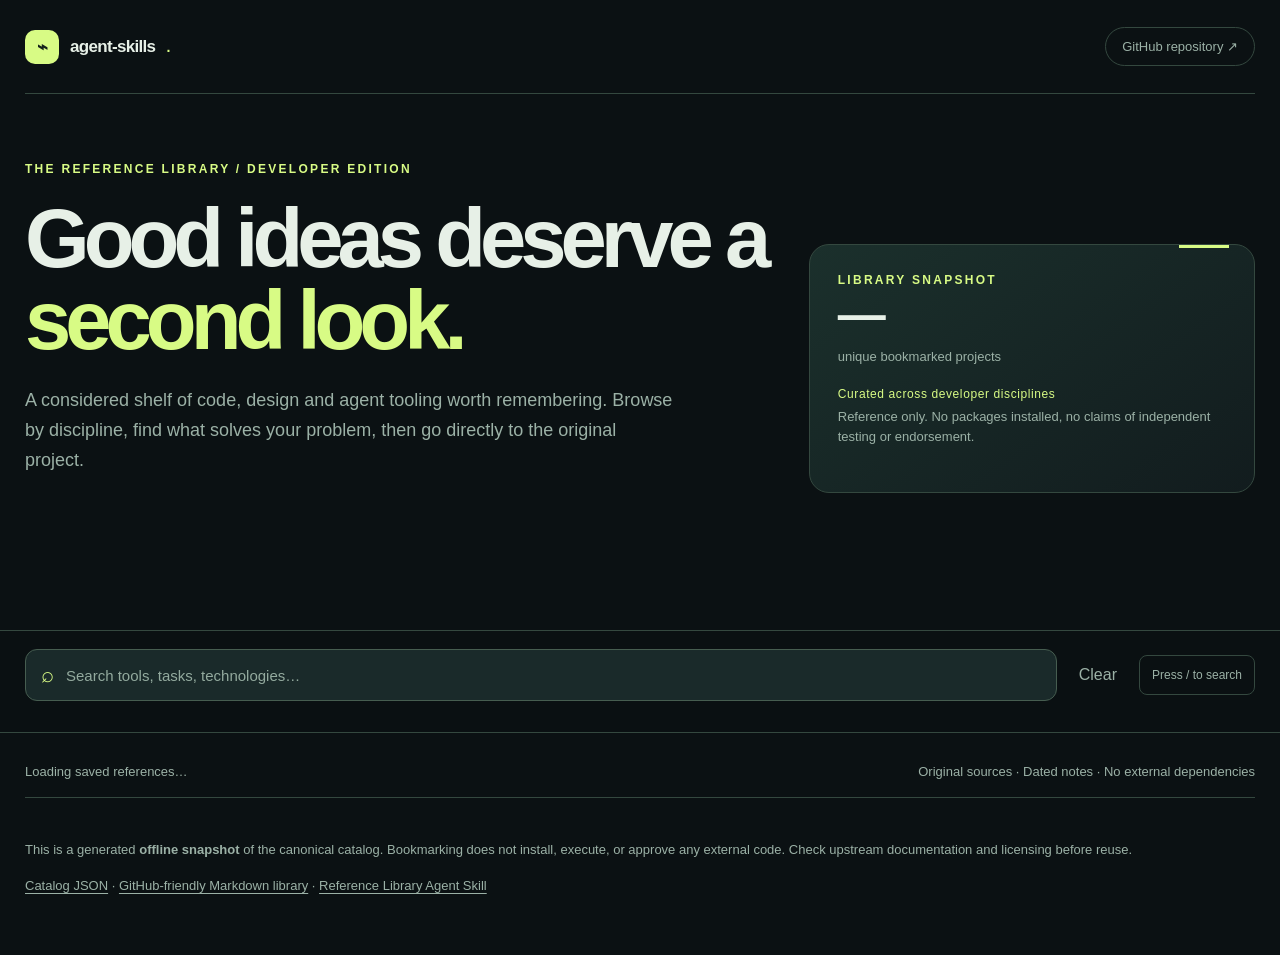
<file: assets/library-explorer-template.html>
<!doctype html>
<html lang="en">
<head>
  <meta charset="utf-8">
  <meta name="viewport" content="width=device-width, initial-scale=1">
  <meta name="color-scheme" content="dark">
  <meta http-equiv="Content-Security-Policy" content="default-src 'none'; script-src 'unsafe-inline'; style-src 'unsafe-inline'; img-src 'none'; connect-src 'none'; font-src 'none'; object-src 'none'; frame-src 'none'; form-action 'none'; base-uri 'none'">
  <title>Reference Library · agent-skills</title>
  <style>
    :root {
      font-family: -apple-system, BlinkMacSystemFont, "Segoe UI", Arial, sans-serif;
      color: #e7f0e7; background: #0b1113; color-scheme: dark;
      --ink: #e7f0e7; --muted: #9bb1a6; --line: #34483f;
      --accent: #d8fb85; --surface: #132023; --card: #172527;
    }
    * { box-sizing: border-box }
    html { scroll-behavior: smooth }
    body { margin: 0; min-width: 300px; }
    a { color: inherit; text-decoration: none }
    a:hover { color: var(--accent) }
    button, input { font: inherit }
    button:focus-visible, a:focus-visible, input:focus-visible {
      outline: 3px solid var(--accent); outline-offset: 3px;
    }
    .shell { width: min(1230px, calc(100% - 48px)); margin: 0 auto }
    header { display: flex; align-items: center; justify-content: space-between;
      gap: 20px; padding: 27px 0; border-bottom: 1px solid var(--line) }
    .brand { display: inline-flex; align-items: center; gap: 11px;
      font-weight: 750; font-size: 17px; letter-spacing: -.04em; }
    .brand-mark { display: grid; place-items: center; width: 34px; height: 34px;
      background: var(--accent); color: #14211a; border-radius: 10px; font-size: 18px; }
    .brand small { color: var(--accent) }
    .header-link { font-size: 13px; color: var(--muted); border: 1px solid var(--line);
      padding: 11px 16px; border-radius: 999px }
    main { padding-bottom: 95px }
    .hero { padding: 68px 0 42px; display: grid; grid-template-columns: 1.25fr .75fr;
      gap: 40px; align-items: end }
    .eyebrow { color: var(--accent); font-size: 12px; font-weight: 750;
      letter-spacing: .19em; text-transform: uppercase; }
    h1 { font-size: clamp(44px, 6.5vw, 86px); line-height: .99; margin: 22px 0;
      letter-spacing: -.072em; max-width: 850px; }
    h1 em { color: var(--accent); font-style: normal }
    .lead { color: var(--muted); max-width: 650px; font-size: 18px; line-height: 1.68 }
    .hero-side { padding: 28px; border: 1px solid var(--line); border-radius: 20px;
      background: linear-gradient(145deg, #1b302c, #121c1e); position: relative; }
    .hero-side::before { content: ""; position: absolute; top: 0; right: 25px;
      width: 50px; height: 3px; background: var(--accent); }
    .hero-side strong { font-size: 48px; letter-spacing: -.07em; display: block; }
    .hero-side p { color: var(--muted); line-height: 1.55; font-size: 13px;
      margin: 5px 0 17px; }
    .hero-side .fine { color: var(--accent); font-size: 12px; letter-spacing: .05em }
    .toolbar { position: sticky; top: 0; z-index: 5; background: rgba(11,17,19,.98);
      border-top: 1px solid var(--line); border-bottom: 1px solid var(--line);
      padding: 18px 0 14px; }
    .toolbar-inner { display: flex; flex-direction: column; gap: 17px; }
    .search-row { display: flex; align-items: center; gap: 12px }
    .search-wrap { display: flex; align-items: center; gap: 12px; flex: 1;
      min-width: 0; background: #1a2a2a; border: 1px solid #465d50;
      border-radius: 12px; padding: 0 15px; }
    .search-wrap:focus-within { border-color: var(--accent); }
    .search-icon { font-size: 22px; color: var(--accent) }
    #search { background: transparent; border: none; color: var(--ink); outline: none;
      width: 100%; min-height: 50px; padding: 8px 0; font-size: 15px; }
    #search::placeholder { color: #93aa9e; opacity: 1 }
    #clear { background: transparent; color: var(--muted); border: none;
      cursor: pointer; padding: 10px; }
    #clear:hover { color: var(--accent) }
    .shortcut { color: var(--muted); border: 1px solid var(--line); border-radius: 8px;
      font-size: 12px; padding: 12px; white-space: nowrap; }
    .filters { display: flex; flex-wrap: wrap; gap: 8px; }
    .filter { cursor: pointer; border-radius: 999px; color: #b2c3b7;
      background: transparent; padding: 10px 15px; font-size: 12px;
      font-weight: 650; border: 1px solid #3b5148; }
    .filter:hover { background: #1c3128; color: white }
    .filter[aria-pressed="true"] { background: var(--accent); border-color: var(--accent);
      color: #142116 }
    .filter .count { opacity: .7; font-variant-numeric: tabular-nums; margin-left: 5px }
    .status-line { display: flex; justify-content: space-between; align-items: center;
      gap: 18px; margin: 31px 0 18px; color: var(--muted); font-size: 13px; }
    .status-line b { color: var(--ink) }
    .status-line span:last-child { text-align: right }
    .cards { display: grid; grid-template-columns: repeat(3, minmax(0, 1fr)); gap: 15px }
    .card { background: var(--card); border: 1px solid var(--line); border-radius: 16px;
      padding: 23px; display: flex; flex-direction: column; min-height: 310px;
      transition: transform .22s ease, border-color .22s ease; }
    .card:hover { transform: translateY(-3px); border-color: #8fab75 }
    .card-top { display: flex; justify-content: space-between; gap: 12px; }
    .number { color: var(--accent); font-size: 12px; font-family: ui-monospace, monospace;
      letter-spacing: .12em }
    .type { color: var(--muted); font-size: 11px; }
    .card h2 { font-size: 23px; letter-spacing: -.035em; margin: 22px 0 10px }
    .summary { margin: 0; color: #b7c8bf; font-size: 14px; line-height: 1.65; flex: 1 }
    .tags { display: flex; flex-wrap: wrap; gap: 6px; margin-top: 18px }
    .tag { font-size: 10px; border: 1px solid #405447; border-radius: 6px;
      color: #b8cbb7; padding: 5px 7px }
    .meta { margin-top: 18px; padding-top: 14px; border-top: 1px solid var(--line);
      display: flex; justify-content: space-between; gap: 10px;
      font-size: 11px; color: var(--muted) }
    .meta .verified { color: #c4f59f }
    .external { margin-top: 18px; font-size: 12px; font-weight: 750; color: var(--accent) }
    .external::after { content: " ↗" }
    .empty { text-align: center; border: 1px dashed #4b6657; border-radius: 17px;
      padding: 60px 24px; margin: 26px 0 }
    .empty h2 { margin-top: 0 }
    .empty p { color: var(--muted); line-height: 1.6 }
    .empty[hidden], .card[hidden], .filter[hidden] { display: none }
    footer { color: var(--muted); padding: 28px 0 45px; border-top: 1px solid var(--line);
      font-size: 13px; line-height: 1.7 }
    footer a { text-decoration: underline; text-underline-offset: 3px }
    @media (max-width: 900px) {
      .hero { grid-template-columns: 1fr; padding-top: 44px }
      .hero-side { max-width: 460px }
      .cards { grid-template-columns: repeat(2,minmax(0,1fr)) }
      .shortcut { display: none }
    }
    @media (max-width: 580px) {
      .shell { width: min(100% - 28px, 1230px) }
      .cards { grid-template-columns: 1fr }
      .hero { padding-top: 42px }
      h1 { font-size: clamp(45px, 10vw, 66px) }
      .status-line { flex-direction: column; align-items: flex-start; }
      .card { min-height: 250px }
      .filter { padding: 9px 12px }
    }
    @media (prefers-reduced-motion: reduce) {
      *, *::before, *::after { scroll-behavior: auto !important;
        transition-duration: .01ms !important; animation: none !important }
    }
  </style>
</head>
<body>
<div class="shell">
  <header>
    <a class="brand" href="../README.md" aria-label="Agent Skills repository README"><span class="brand-mark">⌁</span> agent-skills<small>.</small></a>
    <a class="header-link" href="https://github.com/BarganConstantin/agent-skills" target="_blank" rel="noopener noreferrer">GitHub repository ↗</a>
  </header>
  <main>
    <section class="hero" aria-labelledby="hero-title">
      <div>
        <div class="eyebrow">The reference library / Developer edition</div>
        <h1 id="hero-title">Good ideas deserve a <em>second look.</em></h1>
        <p class="lead">A considered shelf of code, design and agent tooling worth remembering. Browse by discipline, find what solves your problem, then go directly to the original project.</p>
      </div>
      <div class="hero-side">
        <div class="eyebrow">Library snapshot</div>
        <strong id="total">—</strong><p>unique bookmarked projects</p>
        <span class="fine" id="topic-count">Curated across developer disciplines</span>
        <p>Reference only. No packages installed, no claims of independent testing or endorsement.</p>
      </div>
    </section>
  </main>
</div>
<div class="toolbar">
  <div class="shell toolbar-inner">
    <div class="search-row">
      <label for="search" class="search-wrap"><span class="search-icon" aria-hidden="true">⌕</span><input id="search" type="search" autocomplete="off" placeholder="Search tools, tasks, technologies…" aria-label="Search references"><span aria-hidden="true"></span></label>
      <button id="clear" type="button" aria-label="Clear search">Clear</button>
      <span class="shortcut" aria-hidden="true">Press / to search</span>
    </div>
    <nav class="filters" aria-label="Filter reference category" id="filters"></nav>
  </div>
</div>
<div class="shell">
  <div class="status-line">
    <span id="status" role="status" aria-live="polite">Loading saved references…</span>
    <span>Original sources · Dated notes · No external dependencies</span>
  </div>
  <section id="cards" class="cards" aria-label="Matching developer projects"></section>
  <div class="empty" id="empty" hidden><h2>No matching sources.</h2><p>Try another term or select All areas.<br>We won't invent a recommendation that wasn't saved.</p></div>
  <footer>
    <p>This is a generated <strong>offline snapshot</strong> of the canonical catalog. Bookmarking does not install, execute, or approve any external code. Check upstream documentation and licensing before reuse.</p>
    <p><a href="../skills/reference-library/references/catalog.json">Catalog JSON</a> · <a href="library.md">GitHub-friendly Markdown library</a> · <a href="../skills/reference-library/SKILL.md">Reference Library Agent Skill</a></p>
  </footer>
</div>
<!-- CATALOG_DATA -->
<script>
(function () {
  "use strict";
  const payloadNode = document.getElementById("library-data");
  const data = JSON.parse(payloadNode.textContent);
  payloadNode.remove();
  const entries = data.entries.slice();
  const categories = data.categories.filter(x => x.id !== "inbox");
  const input = document.getElementById("search");
  const container = document.getElementById("cards");
  const status = document.getElementById("status");
  const filters = document.getElementById("filters");
  const empty = document.getElementById("empty");
  const clear = document.getElementById("clear");
  let category = "all";

  function normalize(value) {
    return String(value || "").normalize("NFKD").replace(/[\u0300-\u036f]/g, "").toLowerCase();
  }
  function node(type, className, text) {
    const element = document.createElement(type);
    if (className) element.className = className;
    if (text != null) element.textContent = text;
    return element;
  }
  function externalLink(label, href, className) {
    const el = node("a", className, label);
    el.href = href;
    el.target = "_blank";
    el.rel = "noopener noreferrer";
    return el;
  }
  function createFilter(id, name, total) {
    const button = node("button", "filter", name + " ");
    button.type = "button";
    button.setAttribute("aria-pressed", id === category ? "true" : "false");
    const count = node("span", "count", String(total));
    count.setAttribute("aria-hidden", "true");
    button.append(count);
    button.addEventListener("click", function () {
      category = id;
      for (const candidate of filters.querySelectorAll("button")) {
        candidate.setAttribute("aria-pressed", candidate === button ? "true" : "false");
      }
      update();
    });
    return button;
  }
  filters.append(createFilter("all", "All areas", entries.length));
  for (const group of categories) {
    filters.append(createFilter(group.id, group.name,
      entries.filter(entry => entry.categories.includes(group.id)).length));
  }
  if (entries.some(entry => entry.categories.includes("inbox"))) {
    filters.append(createFilter("inbox", "Inbox / unreviewed",
      entries.filter(entry => entry.categories.includes("inbox")).length));
  }

  function makeCard(entry, position) {
    const article = node("article", "card");
    const head = node("div", "card-top");
    head.append(node("span", "number", String(position).padStart(2, "0") + " / SOURCE"));
    head.append(node("span", "type", entry.type.replace(/-/g, " ")));
    article.append(head);
    article.append(node("h2", null, entry.name));
    article.append(node("p", "summary", entry.summary));
    const labels = node("div", "tags");
    for (const id of entry.categories) {
      const group = data.categories.find(x => x.id === id);
      if (group) labels.append(node("span", "tag", group.name));
    }
    article.append(labels);
    const meta = node("div", "meta");
    meta.append(node("span", null, entry.license + " license"));
    meta.append(node("span", entry.status === "reference-only" ? "verified" : "",
      entry.status === "reference-only" ? "Reviewed " + entry.reviewed_at : "Needs review"));
    article.append(meta);
    article.append(externalLink("View original repository", entry.url, "external"));
    return article;
  }
  function update() {
    const query = normalize(input.value.trim());
    const terms = query.split(/\s+/).filter(Boolean);
    const matches = entries.filter(entry => {
      if (category !== "all" && !entry.categories.includes(category)) return false;
      const content = normalize([entry.name, entry.owner, entry.type, entry.summary,
        entry.use_when, entry.tags.join(" "), entry.look_for.join(" "),
        entry.categories.join(" ")].join(" "));
      return terms.every(term => content.includes(term));
    });
    container.replaceChildren();
    matches.forEach((entry, index) => container.append(makeCard(entry, index + 1)));
    empty.hidden = matches.length !== 0;
    status.textContent = matches.length + " of " + entries.length + " saved sources" +
      (category === "all" ? "" : " · " +
       (data.categories.find(group => group.id === category) || {}).name) +
      (query ? " · matching \"" + input.value.trim() + "\"" : "");
  }
  document.getElementById("total").textContent = String(entries.length).padStart(2, "0");
  document.getElementById("topic-count").textContent =
    categories.length + " curated developer categories";
  input.addEventListener("input", update);
  clear.addEventListener("click", function () { input.value = ""; update(); input.focus(); });
  document.addEventListener("keydown", function (event) {
    if (event.key === "/" && !event.ctrlKey && !event.metaKey && !event.altKey &&
        !["INPUT", "TEXTAREA"].includes(document.activeElement.tagName)) {
      event.preventDefault();
      input.focus();
    }
  });
  update();
}());
</script>
</body>
</html>
</file>
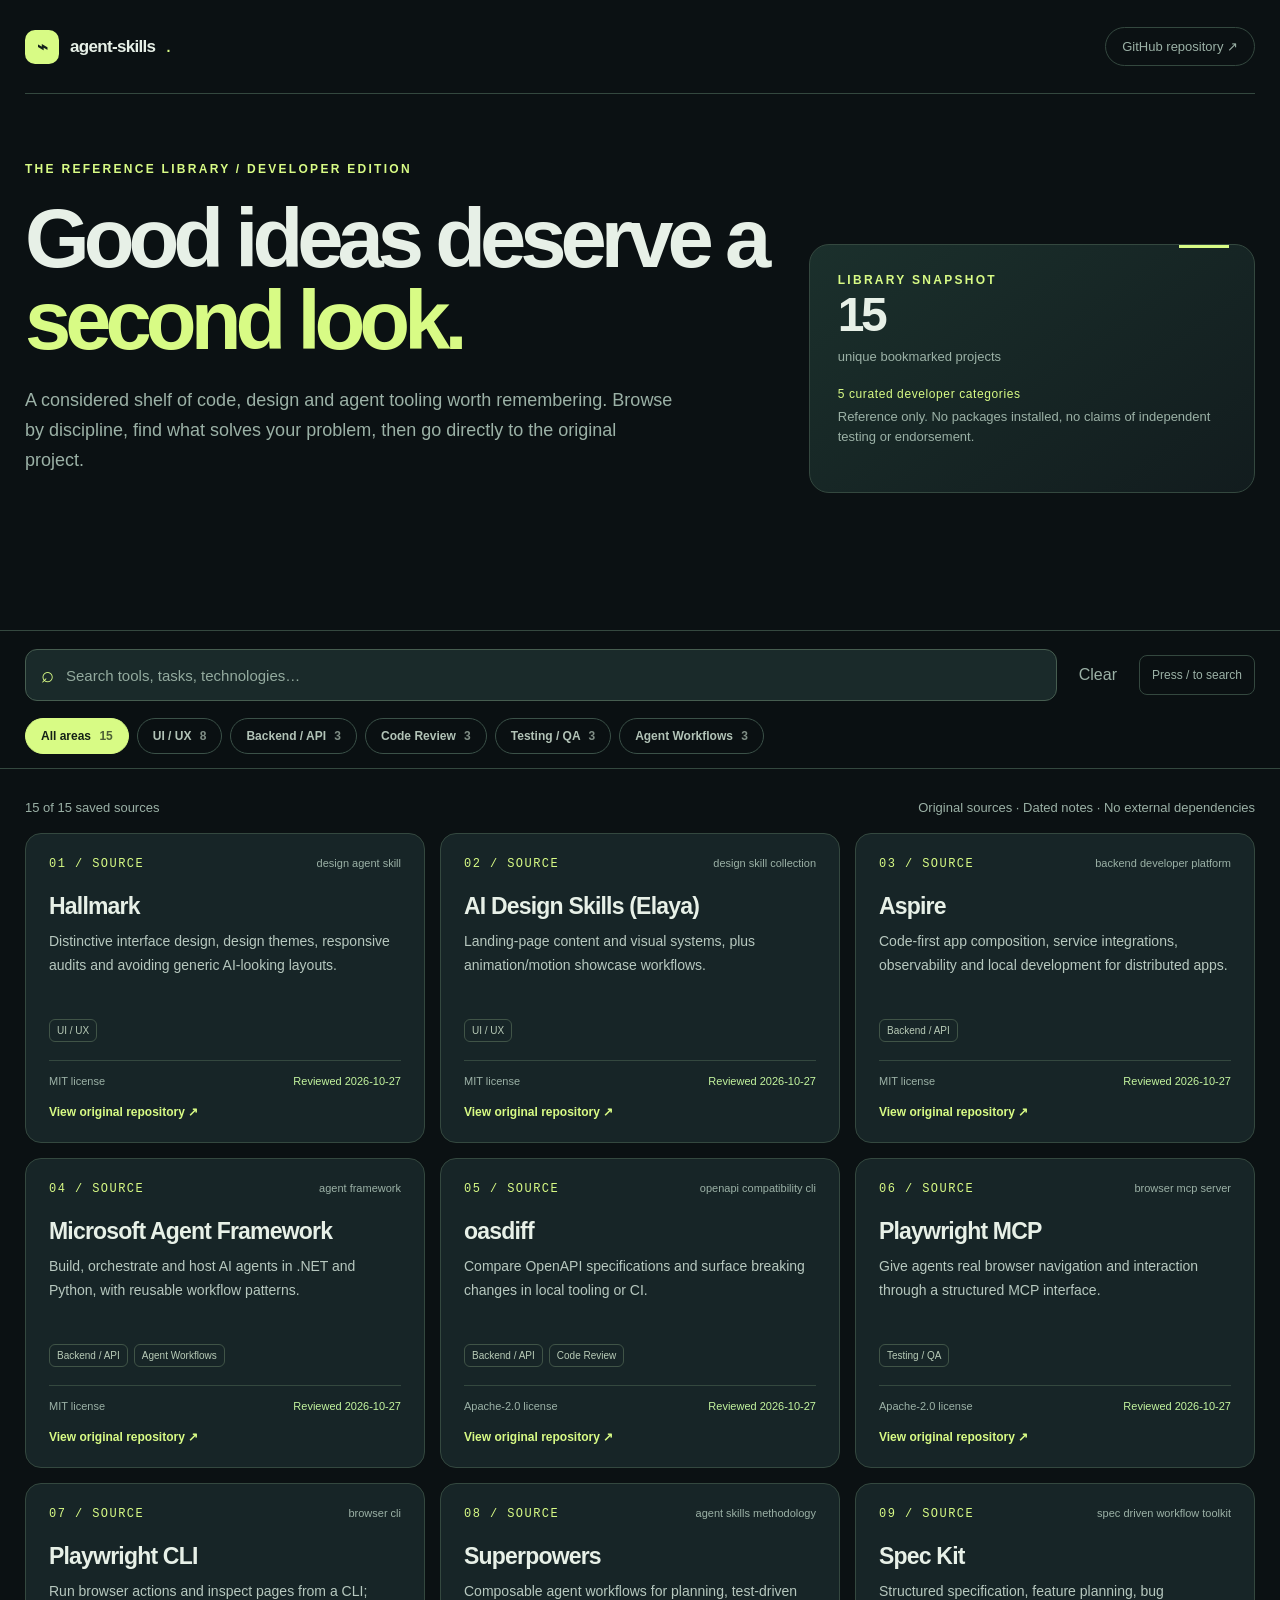
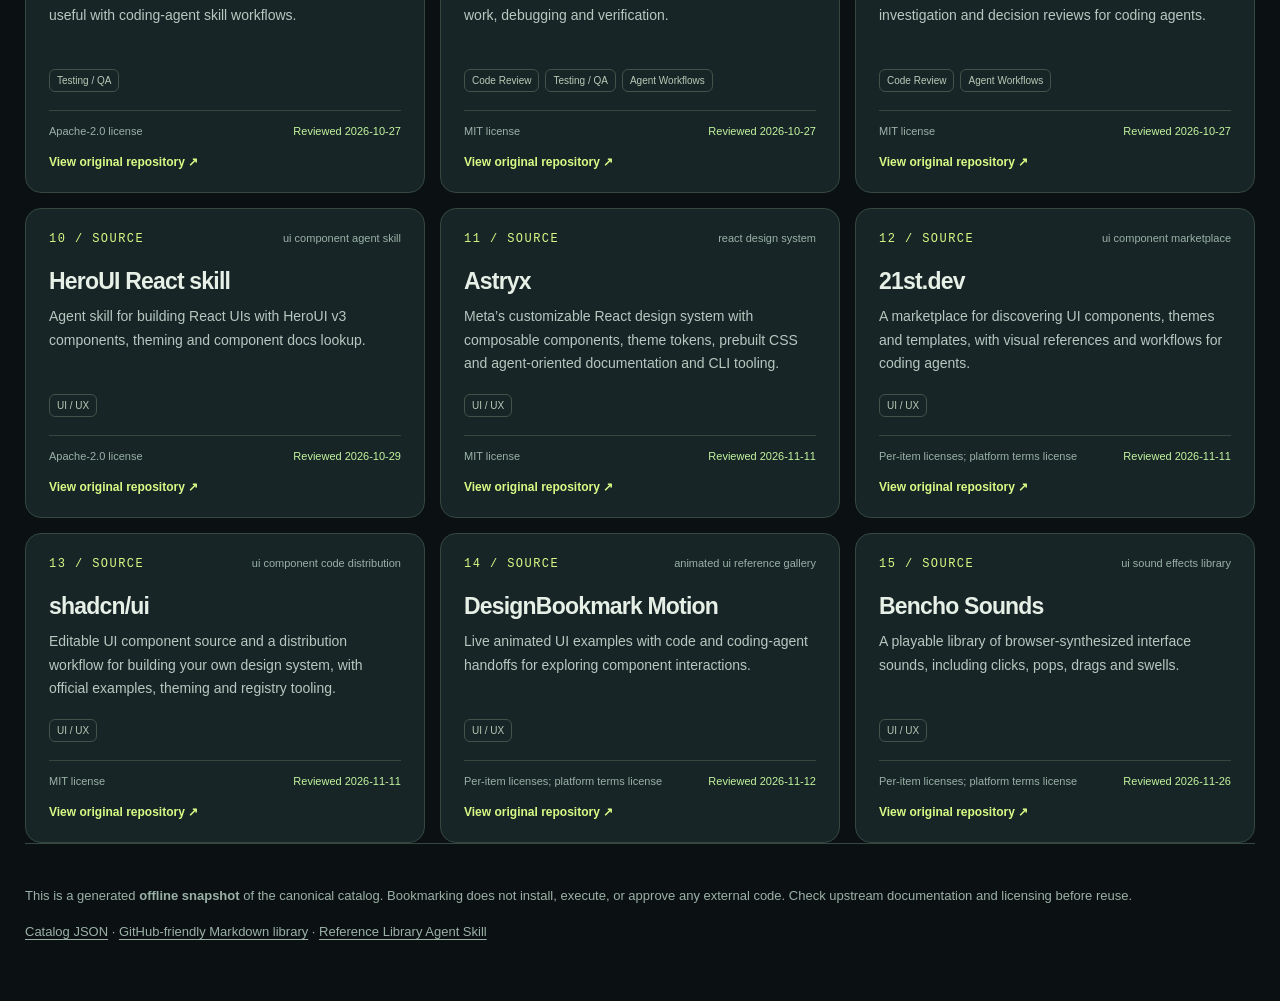
<file: docs/library-explorer.html>
<!doctype html>
<html lang="en">
<head>
  <meta charset="utf-8">
  <meta name="viewport" content="width=device-width, initial-scale=1">
  <meta name="color-scheme" content="dark">
  <meta http-equiv="Content-Security-Policy" content="default-src 'none'; script-src 'unsafe-inline'; style-src 'unsafe-inline'; img-src 'none'; connect-src 'none'; font-src 'none'; object-src 'none'; frame-src 'none'; form-action 'none'; base-uri 'none'">
  <title>Reference Library · agent-skills</title>
  <style>
    :root {
      font-family: -apple-system, BlinkMacSystemFont, "Segoe UI", Arial, sans-serif;
      color: #e7f0e7; background: #0b1113; color-scheme: dark;
      --ink: #e7f0e7; --muted: #9bb1a6; --line: #34483f;
      --accent: #d8fb85; --surface: #132023; --card: #172527;
    }
    * { box-sizing: border-box }
    html { scroll-behavior: smooth }
    body { margin: 0; min-width: 300px; }
    a { color: inherit; text-decoration: none }
    a:hover { color: var(--accent) }
    button, input { font: inherit }
    button:focus-visible, a:focus-visible, input:focus-visible {
      outline: 3px solid var(--accent); outline-offset: 3px;
    }
    .shell { width: min(1230px, calc(100% - 48px)); margin: 0 auto }
    header { display: flex; align-items: center; justify-content: space-between;
      gap: 20px; padding: 27px 0; border-bottom: 1px solid var(--line) }
    .brand { display: inline-flex; align-items: center; gap: 11px;
      font-weight: 750; font-size: 17px; letter-spacing: -.04em; }
    .brand-mark { display: grid; place-items: center; width: 34px; height: 34px;
      background: var(--accent); color: #14211a; border-radius: 10px; font-size: 18px; }
    .brand small { color: var(--accent) }
    .header-link { font-size: 13px; color: var(--muted); border: 1px solid var(--line);
      padding: 11px 16px; border-radius: 999px }
    main { padding-bottom: 95px }
    .hero { padding: 68px 0 42px; display: grid; grid-template-columns: 1.25fr .75fr;
      gap: 40px; align-items: end }
    .eyebrow { color: var(--accent); font-size: 12px; font-weight: 750;
      letter-spacing: .19em; text-transform: uppercase; }
    h1 { font-size: clamp(44px, 6.5vw, 86px); line-height: .99; margin: 22px 0;
      letter-spacing: -.072em; max-width: 850px; }
    h1 em { color: var(--accent); font-style: normal }
    .lead { color: var(--muted); max-width: 650px; font-size: 18px; line-height: 1.68 }
    .hero-side { padding: 28px; border: 1px solid var(--line); border-radius: 20px;
      background: linear-gradient(145deg, #1b302c, #121c1e); position: relative; }
    .hero-side::before { content: ""; position: absolute; top: 0; right: 25px;
      width: 50px; height: 3px; background: var(--accent); }
    .hero-side strong { font-size: 48px; letter-spacing: -.07em; display: block; }
    .hero-side p { color: var(--muted); line-height: 1.55; font-size: 13px;
      margin: 5px 0 17px; }
    .hero-side .fine { color: var(--accent); font-size: 12px; letter-spacing: .05em }
    .toolbar { position: sticky; top: 0; z-index: 5; background: rgba(11,17,19,.98);
      border-top: 1px solid var(--line); border-bottom: 1px solid var(--line);
      padding: 18px 0 14px; }
    .toolbar-inner { display: flex; flex-direction: column; gap: 17px; }
    .search-row { display: flex; align-items: center; gap: 12px }
    .search-wrap { display: flex; align-items: center; gap: 12px; flex: 1;
      min-width: 0; background: #1a2a2a; border: 1px solid #465d50;
      border-radius: 12px; padding: 0 15px; }
    .search-wrap:focus-within { border-color: var(--accent); }
    .search-icon { font-size: 22px; color: var(--accent) }
    #search { background: transparent; border: none; color: var(--ink); outline: none;
      width: 100%; min-height: 50px; padding: 8px 0; font-size: 15px; }
    #search::placeholder { color: #93aa9e; opacity: 1 }
    #clear { background: transparent; color: var(--muted); border: none;
      cursor: pointer; padding: 10px; }
    #clear:hover { color: var(--accent) }
    .shortcut { color: var(--muted); border: 1px solid var(--line); border-radius: 8px;
      font-size: 12px; padding: 12px; white-space: nowrap; }
    .filters { display: flex; flex-wrap: wrap; gap: 8px; }
    .filter { cursor: pointer; border-radius: 999px; color: #b2c3b7;
      background: transparent; padding: 10px 15px; font-size: 12px;
      font-weight: 650; border: 1px solid #3b5148; }
    .filter:hover { background: #1c3128; color: white }
    .filter[aria-pressed="true"] { background: var(--accent); border-color: var(--accent);
      color: #142116 }
    .filter .count { opacity: .7; font-variant-numeric: tabular-nums; margin-left: 5px }
    .status-line { display: flex; justify-content: space-between; align-items: center;
      gap: 18px; margin: 31px 0 18px; color: var(--muted); font-size: 13px; }
    .status-line b { color: var(--ink) }
    .status-line span:last-child { text-align: right }
    .cards { display: grid; grid-template-columns: repeat(3, minmax(0, 1fr)); gap: 15px }
    .card { background: var(--card); border: 1px solid var(--line); border-radius: 16px;
      padding: 23px; display: flex; flex-direction: column; min-height: 310px;
      transition: transform .22s ease, border-color .22s ease; }
    .card:hover { transform: translateY(-3px); border-color: #8fab75 }
    .card-top { display: flex; justify-content: space-between; gap: 12px; }
    .number { color: var(--accent); font-size: 12px; font-family: ui-monospace, monospace;
      letter-spacing: .12em }
    .type { color: var(--muted); font-size: 11px; }
    .card h2 { font-size: 23px; letter-spacing: -.035em; margin: 22px 0 10px }
    .summary { margin: 0; color: #b7c8bf; font-size: 14px; line-height: 1.65; flex: 1 }
    .tags { display: flex; flex-wrap: wrap; gap: 6px; margin-top: 18px }
    .tag { font-size: 10px; border: 1px solid #405447; border-radius: 6px;
      color: #b8cbb7; padding: 5px 7px }
    .meta { margin-top: 18px; padding-top: 14px; border-top: 1px solid var(--line);
      display: flex; justify-content: space-between; gap: 10px;
      font-size: 11px; color: var(--muted) }
    .meta .verified { color: #c4f59f }
    .external { margin-top: 18px; font-size: 12px; font-weight: 750; color: var(--accent) }
    .external::after { content: " ↗" }
    .empty { text-align: center; border: 1px dashed #4b6657; border-radius: 17px;
      padding: 60px 24px; margin: 26px 0 }
    .empty h2 { margin-top: 0 }
    .empty p { color: var(--muted); line-height: 1.6 }
    .empty[hidden], .card[hidden], .filter[hidden] { display: none }
    footer { color: var(--muted); padding: 28px 0 45px; border-top: 1px solid var(--line);
      font-size: 13px; line-height: 1.7 }
    footer a { text-decoration: underline; text-underline-offset: 3px }
    @media (max-width: 900px) {
      .hero { grid-template-columns: 1fr; padding-top: 44px }
      .hero-side { max-width: 460px }
      .cards { grid-template-columns: repeat(2,minmax(0,1fr)) }
      .shortcut { display: none }
    }
    @media (max-width: 580px) {
      .shell { width: min(100% - 28px, 1230px) }
      .cards { grid-template-columns: 1fr }
      .hero { padding-top: 42px }
      h1 { font-size: clamp(45px, 10vw, 66px) }
      .status-line { flex-direction: column; align-items: flex-start; }
      .card { min-height: 250px }
      .filter { padding: 9px 12px }
    }
    @media (prefers-reduced-motion: reduce) {
      *, *::before, *::after { scroll-behavior: auto !important;
        transition-duration: .01ms !important; animation: none !important }
    }
  </style>
</head>
<body>
<div class="shell">
  <header>
    <a class="brand" href="../README.md" aria-label="Agent Skills repository README"><span class="brand-mark">⌁</span> agent-skills<small>.</small></a>
    <a class="header-link" href="https://github.com/BarganConstantin/agent-skills" target="_blank" rel="noopener noreferrer">GitHub repository ↗</a>
  </header>
  <main>
    <section class="hero" aria-labelledby="hero-title">
      <div>
        <div class="eyebrow">The reference library / Developer edition</div>
        <h1 id="hero-title">Good ideas deserve a <em>second look.</em></h1>
        <p class="lead">A considered shelf of code, design and agent tooling worth remembering. Browse by discipline, find what solves your problem, then go directly to the original project.</p>
      </div>
      <div class="hero-side">
        <div class="eyebrow">Library snapshot</div>
        <strong id="total">—</strong><p>unique bookmarked projects</p>
        <span class="fine" id="topic-count">Curated across developer disciplines</span>
        <p>Reference only. No packages installed, no claims of independent testing or endorsement.</p>
      </div>
    </section>
  </main>
</div>
<div class="toolbar">
  <div class="shell toolbar-inner">
    <div class="search-row">
      <label for="search" class="search-wrap"><span class="search-icon" aria-hidden="true">⌕</span><input id="search" type="search" autocomplete="off" placeholder="Search tools, tasks, technologies…" aria-label="Search references"><span aria-hidden="true"></span></label>
      <button id="clear" type="button" aria-label="Clear search">Clear</button>
      <span class="shortcut" aria-hidden="true">Press / to search</span>
    </div>
    <nav class="filters" aria-label="Filter reference category" id="filters"></nav>
  </div>
</div>
<div class="shell">
  <div class="status-line">
    <span id="status" role="status" aria-live="polite">Loading saved references…</span>
    <span>Original sources · Dated notes · No external dependencies</span>
  </div>
  <section id="cards" class="cards" aria-label="Matching developer projects"></section>
  <div class="empty" id="empty" hidden><h2>No matching sources.</h2><p>Try another term or select All areas.<br>We won't invent a recommendation that wasn't saved.</p></div>
  <footer>
    <p>This is a generated <strong>offline snapshot</strong> of the canonical catalog. Bookmarking does not install, execute, or approve any external code. Check upstream documentation and licensing before reuse.</p>
    <p><a href="../skills/reference-library/references/catalog.json">Catalog JSON</a> · <a href="library.md">GitHub-friendly Markdown library</a> · <a href="../skills/reference-library/SKILL.md">Reference Library Agent Skill</a></p>
  </footer>
</div>
<script id="library-data" type="application/json">{"schema_version":1,"description":"Curated external project references, not vendored code or installed dependencies. Inspect upstream afresh before using.","entries":[{"id":"hallmark","name":"Hallmark","url":"https://github.com/Nutlope/hallmark","owner":"Nutlope","type":"design-agent-skill","license":"MIT","license_source":"https://github.com/Nutlope/hallmark/blob/main/LICENSE","reviewed_at":"2026-10-27","status":"reference-only","tags":["design","ui","ux","frontend","landing-page","website","redesign","visual-quality","design-review","themes","responsive","anti-slop","interfata","pagina","design-system"],"use_when":"Building or reviewing distinctive landing pages, web UI and visual systems; avoiding generic AI-looking layouts and checking responsive quality.","look_for":["Distinctive visual directions and theme selection rather than generic templates","Real browser-based visual checks, accessibility/contrast and responsive layouts","Audit/redesign workflow and preservation of existing functional behavior"],"cautions":["Its upstream install or invocation does not happen just because it is indexed here.","Theme count, rules and implementation can change; consult the live upstream skill before relying on details.","Design rules are inspiration, not a license to copy assets or make unsupported performance claims."],"categories":["ui-ux"],"summary":"Distinctive interface design, design themes, responsive audits and avoiding generic AI-looking layouts."},{"id":"ai-design-skills","name":"AI Design Skills (Elaya)","url":"https://github.com/elayadesign/ai-design-skills","owner":"elayadesign","type":"design-skill-collection","license":"MIT","license_source":"https://github.com/elayadesign/ai-design-skills/blob/main/LICENSE","reviewed_at":"2026-10-27","status":"reference-only","tags":["design","ui","ux","frontend","landing-page","website","copywriting","conversion","typography","design-system","motion","animation","showcase","video","interfata","pagina","animatie"],"use_when":"Planning a landing page from the audience and conversion goal, choosing a visual system, or producing motion demonstrations of an existing design.","look_for":["Landing-page-design: offer, audience, structure, conversion copy and visual rules","Design-to-motion: animated showcase from a static design; inspect current prerequisites upstream","Editable design values and explicit design constraints"],"cautions":["Read the specific upstream SKILL.md and its license/credits before using or adapting; some ideas reference additional upstream projects.","Do not invent conversion statistics, logos, testimonials or other proof.","A collection link is not evidence that its skills have been installed or tested in this project."],"categories":["ui-ux"],"summary":"Landing-page content and visual systems, plus animation/motion showcase workflows."},{"id":"microsoft-aspire","name":"Aspire","url":"https://github.com/microsoft/aspire","owner":"microsoft","type":"backend-developer-platform","license":"MIT","license_source":"https://github.com/microsoft/aspire/blob/main/LICENSE.TXT","reviewed_at":"2026-10-27","status":"reference-only","categories":["backend"],"summary":"Code-first app composition, service integrations, observability and local development for distributed apps.","tags":["dotnet","csharp","backend","api","microservices","observability","local-development","distributed","deployment","aspire"],"use_when":"Working on .NET or mixed-language distributed systems; debugging services, telemetry and local app orchestration.","look_for":["Official code-first app host and dashboard","Local orchestration and service integration patterns","OpenTelemetry and developer observability workflows"],"cautions":["This is a developer platform, not an Agent Skill.","Check supported versions and required runtimes before adoption.","External services and deployments need explicit authorization."]},{"id":"microsoft-agent-framework","name":"Microsoft Agent Framework","url":"https://github.com/microsoft/agent-framework","owner":"microsoft","type":"agent-framework","license":"MIT","license_source":"https://github.com/microsoft/agent-framework/blob/main/LICENSE","reviewed_at":"2026-10-27","status":"reference-only","categories":["backend","agent-workflows"],"summary":"Build, orchestrate and host AI agents in .NET and Python, with reusable workflow patterns.","tags":["dotnet","csharp","python","backend","agent","multi-agent","mcp","workflow","orchestration","llm","integration"],"use_when":"Building backend agents, durable workflows, MCP integrations or multi-agent orchestration in .NET or Python.","look_for":["Official agent orchestration and hosting examples","Agent Skills and MCP integration samples","Workflows, tool approval, observability and evaluation patterns"],"cautions":["Framework integration is not equivalent to installing an Agent Skill.","Choose a current version and review runtime, provider and hosting requirements.","Use test credentials and explicit approvals for external model or service calls."]},{"id":"oasdiff","name":"oasdiff","url":"https://github.com/oasdiff/oasdiff","owner":"oasdiff","type":"openapi-compatibility-cli","license":"Apache-2.0","license_source":"https://github.com/oasdiff/oasdiff/blob/main/LICENSE","reviewed_at":"2026-10-27","status":"reference-only","categories":["backend","review"],"summary":"Compare OpenAPI specifications and surface breaking changes in local tooling or CI.","tags":["backend","api","openapi","swagger","contract","breaking-changes","review","code-review","compatibility","ci"],"use_when":"Reviewing backend API changes, migrating consumers, auditing schema changes and adding compatibility checks to pull requests.","look_for":["Breaking-change rule catalog and accurate API diff semantics","PR review and CI integration patterns","Support for varied OpenAPI versions and schema compositions"],"cautions":["Use trusted local specs; hosted side-by-side features may upload or share contract details.","License is Apache-2.0, not MIT; retain applicable notices if importing material."]},{"id":"playwright-mcp","name":"Playwright MCP","url":"https://github.com/microsoft/playwright-mcp","owner":"microsoft","type":"browser-mcp-server","license":"Apache-2.0","license_source":"https://github.com/microsoft/playwright-mcp/blob/main/LICENSE","reviewed_at":"2026-10-27","status":"reference-only","categories":["testing"],"summary":"Give agents real browser navigation and interaction through a structured MCP interface.","tags":["browser","testing","qa","playwright","mcp","automation","e2e","accessibility","browser-testing"],"use_when":"An agent needs to inspect a safe local app, reproduce a user journey, or gather actual interactive browser evidence.","look_for":["Browser state lifecycle and isolated test sessions","Accessibility snapshots and deterministic page interaction","Agent client setup and permissions"],"cautions":["An MCP connection alone is not proof that a browser workflow succeeded.","Use local/staging environments; avoid customer accounts or live payments.","Upstream also recommends Playwright CLI+Skills for some token-sensitive coding workflows."]},{"id":"playwright-cli","name":"Playwright CLI","url":"https://github.com/microsoft/playwright-cli","owner":"microsoft","type":"browser-cli","license":"Apache-2.0","license_source":"https://github.com/microsoft/playwright-cli/blob/main/LICENSE","reviewed_at":"2026-10-27","status":"reference-only","categories":["testing"],"summary":"Run browser actions and inspect pages from a CLI; useful with coding-agent skill workflows.","tags":["testing","qa","browser","playwright","cli","e2e","screenshots","automation","agent-tools"],"use_when":"An agent or developer prefers concise shell-driven browser checks, screenshots, selector inspection or test reproduction.","look_for":["Browser CLI commands and skills integration","Browser screenshots and element inspection","Tradeoffs versus a persistent MCP browser session"],"cautions":["CLI automation is not a substitute for a safe test environment.","Verify client setup and isolation before testing live user journeys.","Do not execute upstream install scripts automatically just because this link is bookmarked."]},{"id":"superpowers","name":"Superpowers","url":"https://github.com/obra/superpowers","owner":"obra","type":"agent-skills-methodology","license":"MIT","license_source":"https://github.com/obra/superpowers/blob/main/LICENSE","reviewed_at":"2026-10-27","status":"reference-only","categories":["review","testing","agent-workflows"],"summary":"Composable agent workflows for planning, test-driven work, debugging and verification.","tags":["agent","workflow","review","code-review","testing","tdd","debugging","verification","planning","skills"],"use_when":"Reviewing plans, implementing changes with evidence, debugging systematically, or creating a repeatable test-first agent workflow.","look_for":["Verification-before-completion and clean evidence boundaries","Structured TDD and systematic debugging skills","Composable planning/review workflow, with realistic agent constraints"],"cautions":["Strong opinionated workflows may conflict with a project's agreed process.","Check what commands and subagents a particular host actually supports.","Do not reproduce its skill instructions without following the MIT license conditions."]},{"id":"spec-kit","name":"Spec Kit","url":"https://github.com/github/spec-kit","owner":"github","type":"spec-driven-workflow-toolkit","license":"MIT","license_source":"https://github.com/github/spec-kit/blob/main/LICENSE","reviewed_at":"2026-10-27","status":"reference-only","categories":["review","agent-workflows"],"summary":"Structured specification, feature planning, bug investigation and decision reviews for coding agents.","tags":["agent","workflow","planning","specification","spec-driven","review","code-review","requirements","bugs","engineering"],"use_when":"Starting a complex feature, reviewing ambiguous requirements or creating a traceable plan and decision record before implementation.","look_for":["Spec-driven feature process and review checkpoints","Bugfix and idea assessment workflows","Documented outcomes and repeatable templates"],"cautions":["Templates guide decisions but do not replace human review.","An entire process toolkit may be excessive for simple one-line tasks.","Verify tool and project integration requirements before introducing it."]},{"id":"heroui-react-skill","name":"HeroUI React skill","url":"https://github.com/heroui-inc/heroui/tree/v3/skills/heroui-react","owner":"heroui-inc","type":"ui-component-agent-skill","license":"Apache-2.0","license_source":"https://github.com/heroui-inc/heroui/blob/v3/skills/heroui-react/LICENSE.txt","reviewed_at":"2026-10-29","status":"reference-only","tags":["ui","react","components","component-library","tailwind","theming","dark-mode","accessibility","frontend","heroui"],"use_when":"Building React interfaces with HeroUI v3: choosing components, reading their props and examples, and setting up themes and dark mode.","look_for":["Component catalogue with props, examples and usage patterns for HeroUI v3","Scripts that list components and fetch their docs, source, styles and theme","Install scope: home directory by default, one project with HEROUI_SKILL_SCOPE=project"],"cautions":["Targets HeroUI v3 only; v2 patterns such as HeroUIProvider and framer-motion do not apply.","Install with npx skills add heroui-inc/heroui or the vendor's curl script; read a script before piping it to bash.","License is Apache-2.0, not MIT; retain applicable notices if importing material."],"categories":["ui-ux"],"summary":"Agent skill for building React UIs with HeroUI v3 components, theming and component docs lookup."},{"id":"astryx","name":"Astryx","url":"https://astryx.atmeta.com/components","owner":"meta","type":"react-design-system","license":"MIT","license_source":"https://github.com/meta/astryx/blob/main/LICENSE","reviewed_at":"2026-11-11","status":"reference-only","tags":["design-system","react","typescript","ui","frontend","components","themes","dark-mode","css","stylex","accessibility","cli","agent-ready","interfata"],"use_when":"Evaluating a customizable React design system, reusable UI components, themes and documented patterns that people and coding agents can use together.","look_for":["Official component gallery with examples by category: https://astryx.atmeta.com/components","Composable typed React components and documented interaction patterns","Theme customization through CSS custom properties and prebuilt CSS","CLI guidance for component documentation, templates, scaffolding and themes","Source repository and setup: https://github.com/meta/astryx"],"cautions":["Upstream currently labels Astryx beta and requires React 19 or later; verify compatibility and current package APIs before adoption.","StyleX is used internally; consult current setup and peer dependencies instead of assuming a drop-in replacement for an existing component library.","The lab package is not published; chart packages are canary-only at the review date. Verify package availability before depending on them.","Saved as a reference only: no Astryx packages, CLI or agent plugins are installed, and upstream accessibility claims have not been independently tested here."],"categories":["ui-ux"],"summary":"Meta’s customizable React design system with composable components, theme tokens, prebuilt CSS and agent-oriented documentation and CLI tooling."},{"id":"21st-dev","name":"21st.dev","url":"https://21st.dev/","owner":"21st Labs Inc. and individual creators","type":"ui-component-marketplace","license":"Per-item licenses; platform terms","license_source":"https://21st.dev/terms","reviewed_at":"2026-11-11","status":"reference-only","tags":["ui","frontend","react","components","templates","themes","design-inspiration","animation","landing-page","agent-prompts"],"use_when":"Browsing visual references, React component examples, themes and page templates before choosing an approach for a web interface.","look_for":["Component and template discovery organized by UI purpose","Visual examples for navigation, cards, inputs and animated sections","Creator-authored components and prompts for implementing selected UI ideas"],"cautions":["Marketplace content does not share one blanket open-source license; check each item and its original author before reuse.","Platform terms distinguish underlying component code from preview media and metadata; bookmarking does not grant redistribution rights.","Some features or items may require an account or paid plan; check current access terms.","Reference only: no component source, previews, media or catalog metadata are mirrored, and no CLI, MCP or dependency is installed."],"categories":["ui-ux"],"summary":"A marketplace for discovering UI components, themes and templates, with visual references and workflows for coding agents."},{"id":"shadcn-ui","name":"shadcn/ui","url":"https://ui.shadcn.com/docs/components","owner":"shadcn-ui","type":"ui-component-code-distribution","license":"MIT","license_source":"https://github.com/shadcn-ui/ui/blob/main/LICENSE.md","reviewed_at":"2026-11-11","status":"reference-only","tags":["ui","frontend","react","components","design-system","themes","registry","cli","component-source","tailwind"],"use_when":"Building a custom component system when you want the editable component source in your own project, with documented primitives and a consistent composition approach.","look_for":["Official component examples and installation instructions: https://ui.shadcn.com/docs/components","Editable component source, composable APIs and theme customization","Registry and CLI workflows for distributing selected components","Original source repository: https://github.com/shadcn-ui/ui"],"cautions":["Adopting editable source means maintaining local changes and deliberately reviewing upstream updates.","Check the current framework, styling and primitive dependencies for the selected component and installation path.","The upstream MIT license does not automatically cover unrelated third-party registry items, assets or dependencies; verify their own notices.","Reference only: no components, CLI, registry items or agent skills are installed by saving this link."],"categories":["ui-ux"],"summary":"Editable UI component source and a distribution workflow for building your own design system, with official examples, theming and registry tooling."},{"id":"designbookmark-motion","name":"DesignBookmark Motion","url":"https://designbookmark.com/motion","owner":"DesignBookmark and linked component authors","type":"animated-ui-reference-gallery","license":"Per-item licenses; platform terms","license_source":"https://designbookmark.com/terms","reviewed_at":"2026-11-12","status":"reference-only","categories":["ui-ux"],"summary":"Live animated UI examples with code and coding-agent handoffs for exploring component interactions.","tags":["ui","frontend","motion","animation","microinteractions","components","buttons","inputs","navigation","cards","agent-prompts","animatie"],"use_when":"Choosing a concrete animation or interaction for a UI component and showing a coding agent the intended behavior before implementation.","look_for":["Live examples grouped into buttons, inputs, navigation, cards, AI and text","Code-copy and Claude/Codex handoff controls for selected examples","Original component sources linked for third-party examples"],"cautions":["The gallery and directory terms do not establish one open-source license for all component code; verify the original component license and dependencies before copying.","Examples have not been tested here for keyboard access, reduced motion, performance or framework compatibility.","Reference only: no component code, preview media, skills or dependencies are installed or mirrored."]},{"id":"bencho-sounds","name":"Bencho Sounds","url":"https://bencho.dev/sounds","owner":"Bencho (Lorenzo Cabra)","type":"ui-sound-effects-library","license":"Per-item licenses; platform terms","license_source":"https://bencho.dev/licence","reviewed_at":"2026-11-26","status":"reference-only","categories":["ui-ux"],"summary":"A playable library of browser-synthesized interface sounds, including clicks, pops, drags and swells.","tags":["audio","sound","sound effects","sonification","microinteractions","sunete"],"use_when":"Comparing sound feedback for actions such as pressing a button, snapping a dragged item into place or completing a task.","look_for":["In-browser previews for comparing the character of interaction sounds","Download options and the free or Pro status of the selected sound"],"cautions":["Bencho applies MIT to its free sounds and a separate licence to its Pro sounds. Check the selected sound and its attribution requirements before use.","Bencho Pro permits sound use within finished products and restricts redistribution as standalone sounds or sound packs."]}],"categories":[{"id":"ui-ux","name":"UI / UX","tagline":"Interfaces, visual systems, motion and meaningful first impressions.","icon":"✦"},{"id":"backend","name":"Backend / API","tagline":"Services, .NET orchestration, API contracts and agent infrastructure.","icon":"⌘"},{"id":"review","name":"Code Review","tagline":"Spot regressions, interrogate assumptions and review changes before shipping.","icon":"◎"},{"id":"testing","name":"Testing / QA","tagline":"Real-browser evidence, reproducible checks and test-first workflows.","icon":"◇"},{"id":"agent-workflows","name":"Agent Workflows","tagline":"Structured planning, tool use, context and multi-agent engineering.","icon":"↗"},{"id":"inbox","name":"Inbox / To Review","tagline":"Newly saved links that still need classification and verification.","icon":"+"}]}</script>
<script>
(function () {
  "use strict";
  const payloadNode = document.getElementById("library-data");
  const data = JSON.parse(payloadNode.textContent);
  payloadNode.remove();
  const entries = data.entries.slice();
  const categories = data.categories.filter(x => x.id !== "inbox");
  const input = document.getElementById("search");
  const container = document.getElementById("cards");
  const status = document.getElementById("status");
  const filters = document.getElementById("filters");
  const empty = document.getElementById("empty");
  const clear = document.getElementById("clear");
  let category = "all";

  function normalize(value) {
    return String(value || "").normalize("NFKD").replace(/[\u0300-\u036f]/g, "").toLowerCase();
  }
  function node(type, className, text) {
    const element = document.createElement(type);
    if (className) element.className = className;
    if (text != null) element.textContent = text;
    return element;
  }
  function externalLink(label, href, className) {
    const el = node("a", className, label);
    el.href = href;
    el.target = "_blank";
    el.rel = "noopener noreferrer";
    return el;
  }
  function createFilter(id, name, total) {
    const button = node("button", "filter", name + " ");
    button.type = "button";
    button.setAttribute("aria-pressed", id === category ? "true" : "false");
    const count = node("span", "count", String(total));
    count.setAttribute("aria-hidden", "true");
    button.append(count);
    button.addEventListener("click", function () {
      category = id;
      for (const candidate of filters.querySelectorAll("button")) {
        candidate.setAttribute("aria-pressed", candidate === button ? "true" : "false");
      }
      update();
    });
    return button;
  }
  filters.append(createFilter("all", "All areas", entries.length));
  for (const group of categories) {
    filters.append(createFilter(group.id, group.name,
      entries.filter(entry => entry.categories.includes(group.id)).length));
  }
  if (entries.some(entry => entry.categories.includes("inbox"))) {
    filters.append(createFilter("inbox", "Inbox / unreviewed",
      entries.filter(entry => entry.categories.includes("inbox")).length));
  }

  function makeCard(entry, position) {
    const article = node("article", "card");
    const head = node("div", "card-top");
    head.append(node("span", "number", String(position).padStart(2, "0") + " / SOURCE"));
    head.append(node("span", "type", entry.type.replace(/-/g, " ")));
    article.append(head);
    article.append(node("h2", null, entry.name));
    article.append(node("p", "summary", entry.summary));
    const labels = node("div", "tags");
    for (const id of entry.categories) {
      const group = data.categories.find(x => x.id === id);
      if (group) labels.append(node("span", "tag", group.name));
    }
    article.append(labels);
    const meta = node("div", "meta");
    meta.append(node("span", null, entry.license + " license"));
    meta.append(node("span", entry.status === "reference-only" ? "verified" : "",
      entry.status === "reference-only" ? "Reviewed " + entry.reviewed_at : "Needs review"));
    article.append(meta);
    article.append(externalLink("View original repository", entry.url, "external"));
    return article;
  }
  function update() {
    const query = normalize(input.value.trim());
    const terms = query.split(/\s+/).filter(Boolean);
    const matches = entries.filter(entry => {
      if (category !== "all" && !entry.categories.includes(category)) return false;
      const content = normalize([entry.name, entry.owner, entry.type, entry.summary,
        entry.use_when, entry.tags.join(" "), entry.look_for.join(" "),
        entry.categories.join(" ")].join(" "));
      return terms.every(term => content.includes(term));
    });
    container.replaceChildren();
    matches.forEach((entry, index) => container.append(makeCard(entry, index + 1)));
    empty.hidden = matches.length !== 0;
    status.textContent = matches.length + " of " + entries.length + " saved sources" +
      (category === "all" ? "" : " · " +
       (data.categories.find(group => group.id === category) || {}).name) +
      (query ? " · matching \"" + input.value.trim() + "\"" : "");
  }
  document.getElementById("total").textContent = String(entries.length).padStart(2, "0");
  document.getElementById("topic-count").textContent =
    categories.length + " curated developer categories";
  input.addEventListener("input", update);
  clear.addEventListener("click", function () { input.value = ""; update(); input.focus(); });
  document.addEventListener("keydown", function (event) {
    if (event.key === "/" && !event.ctrlKey && !event.metaKey && !event.altKey &&
        !["INPUT", "TEXTAREA"].includes(document.activeElement.tagName)) {
      event.preventDefault();
      input.focus();
    }
  });
  update();
}());
</script>
</body>
</html>
</file>
